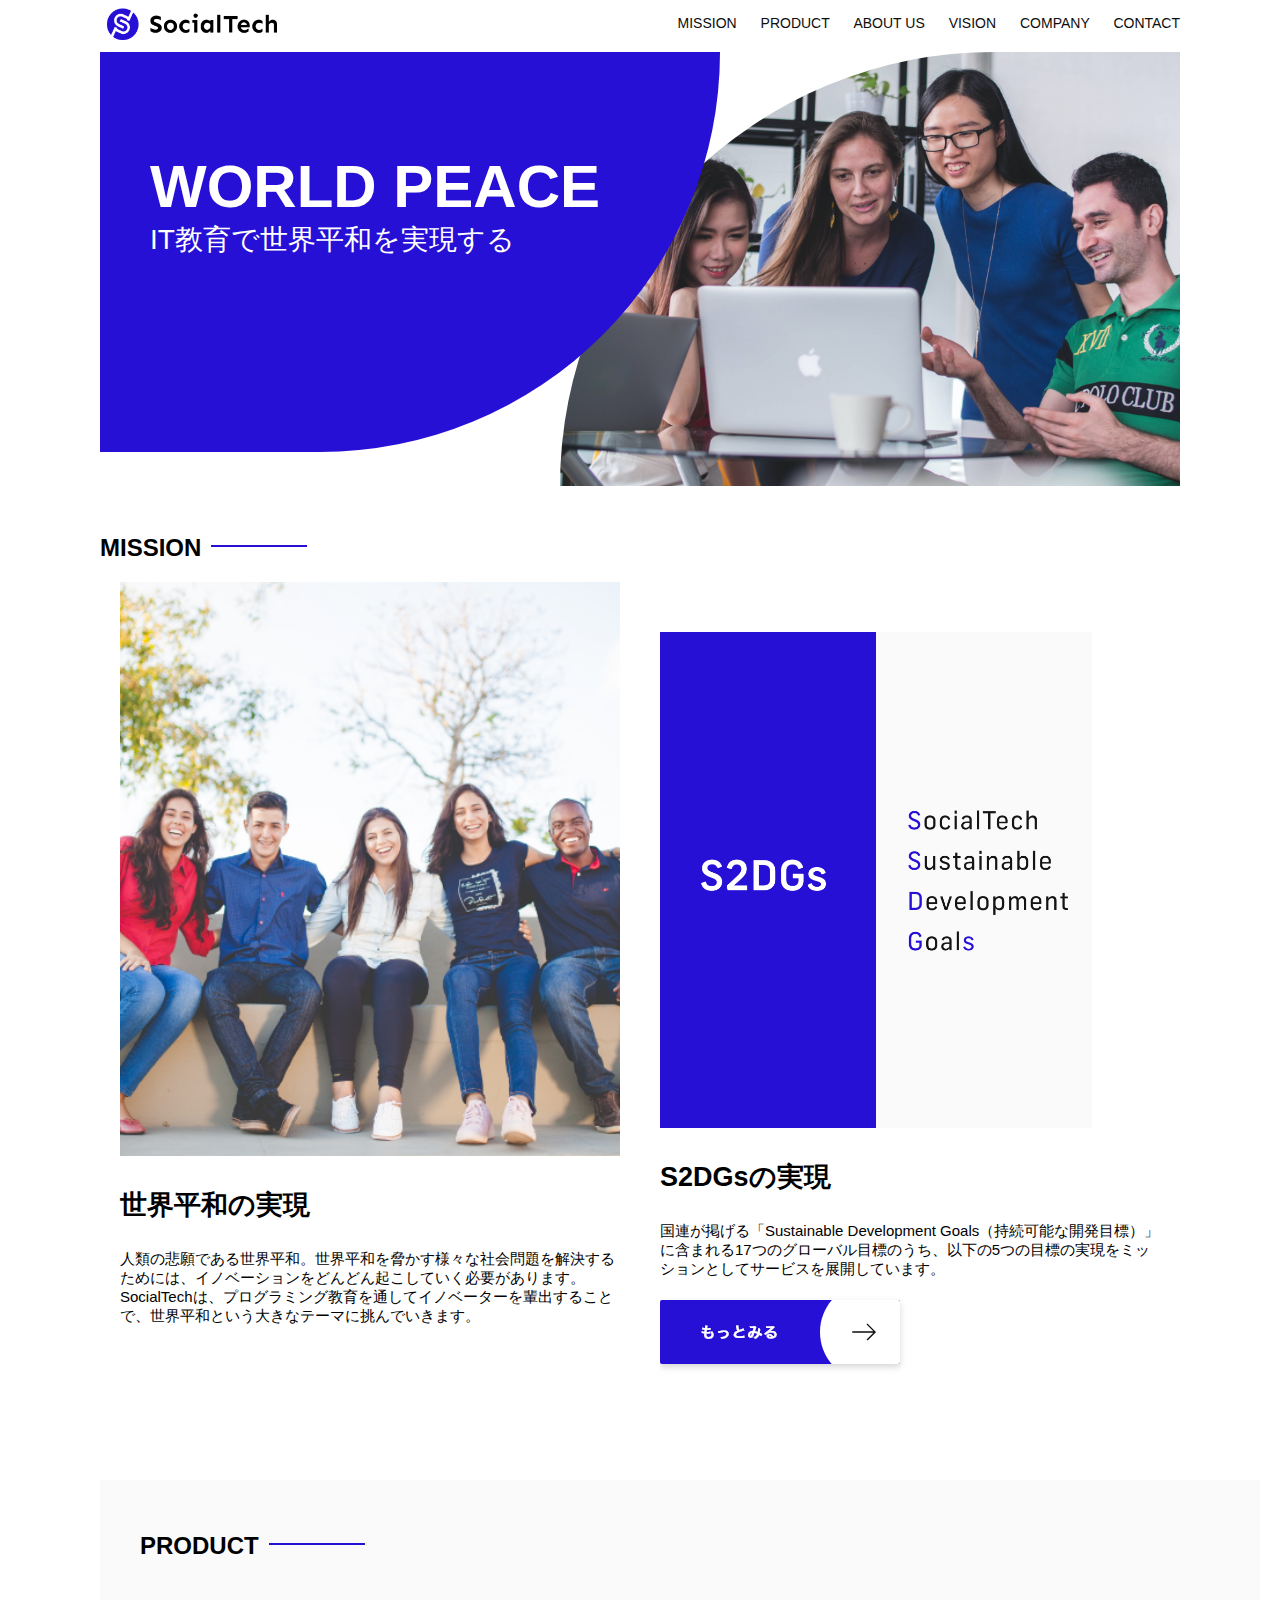
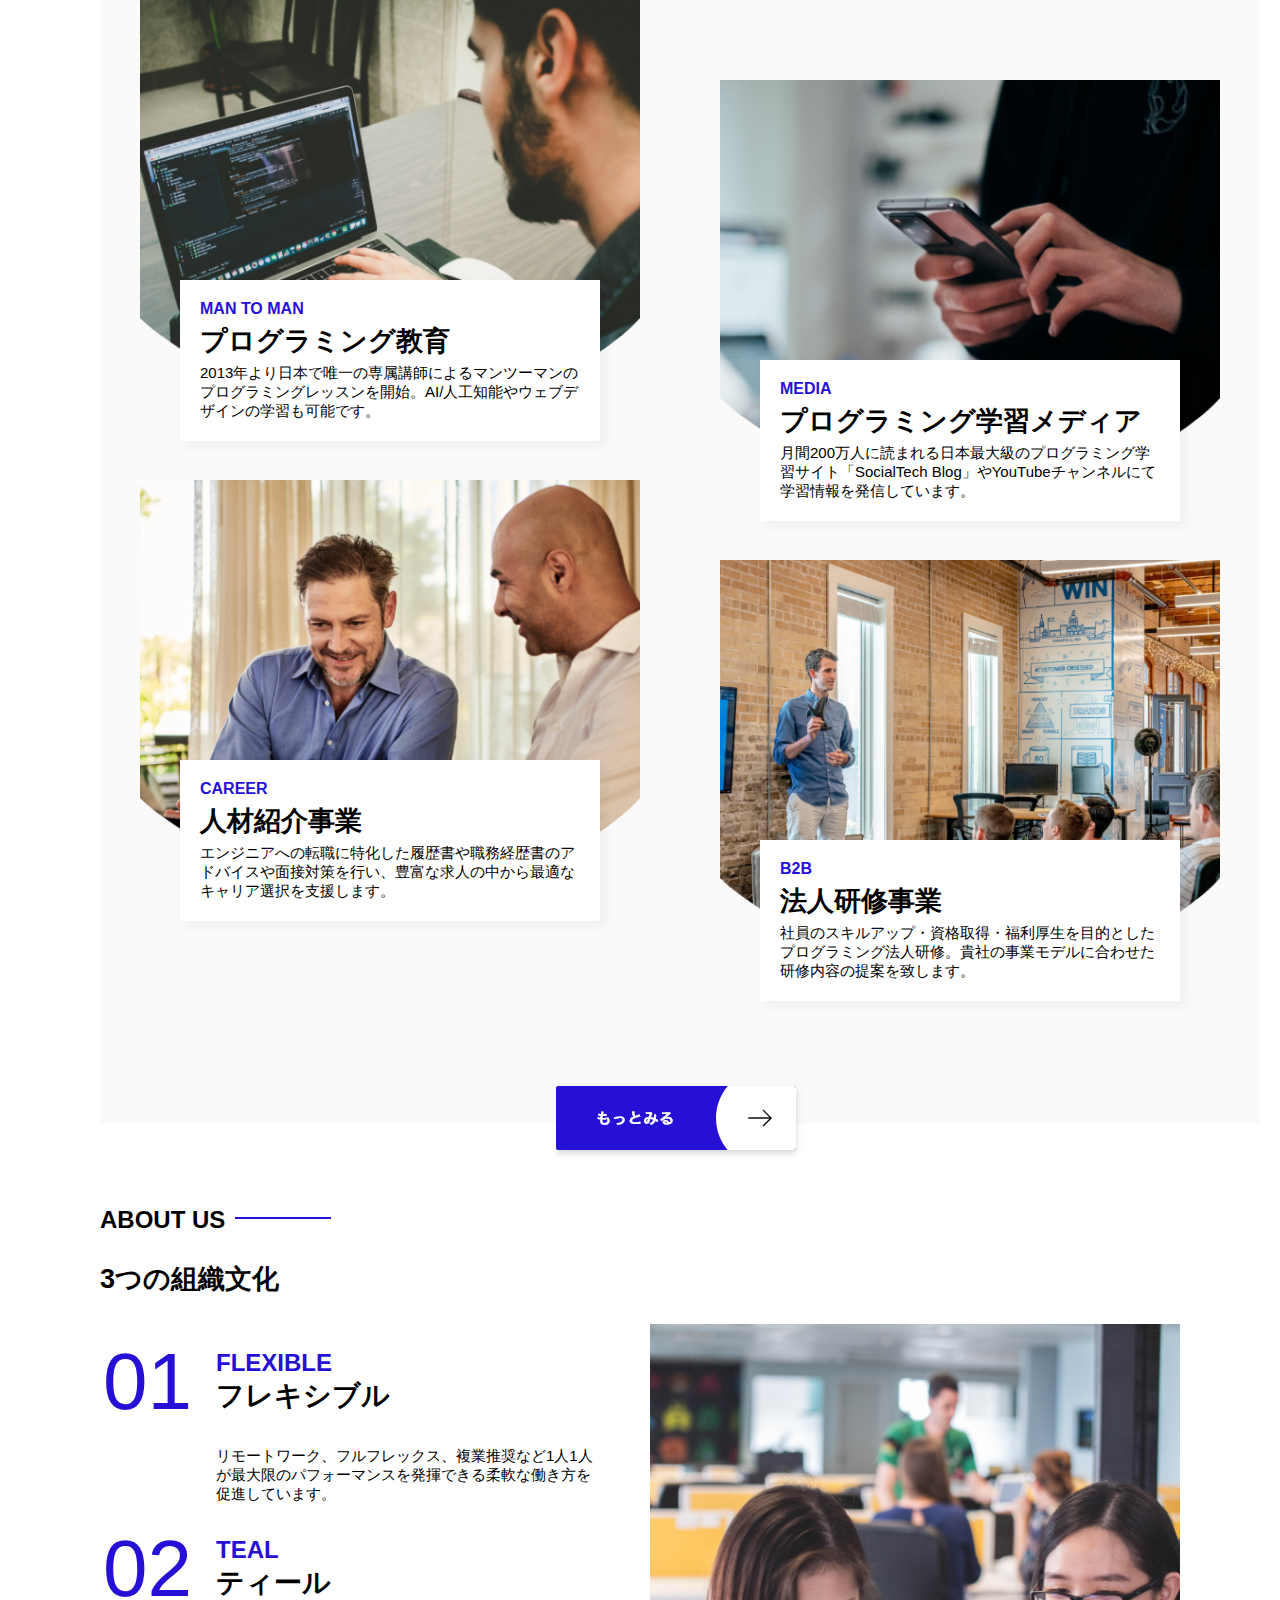
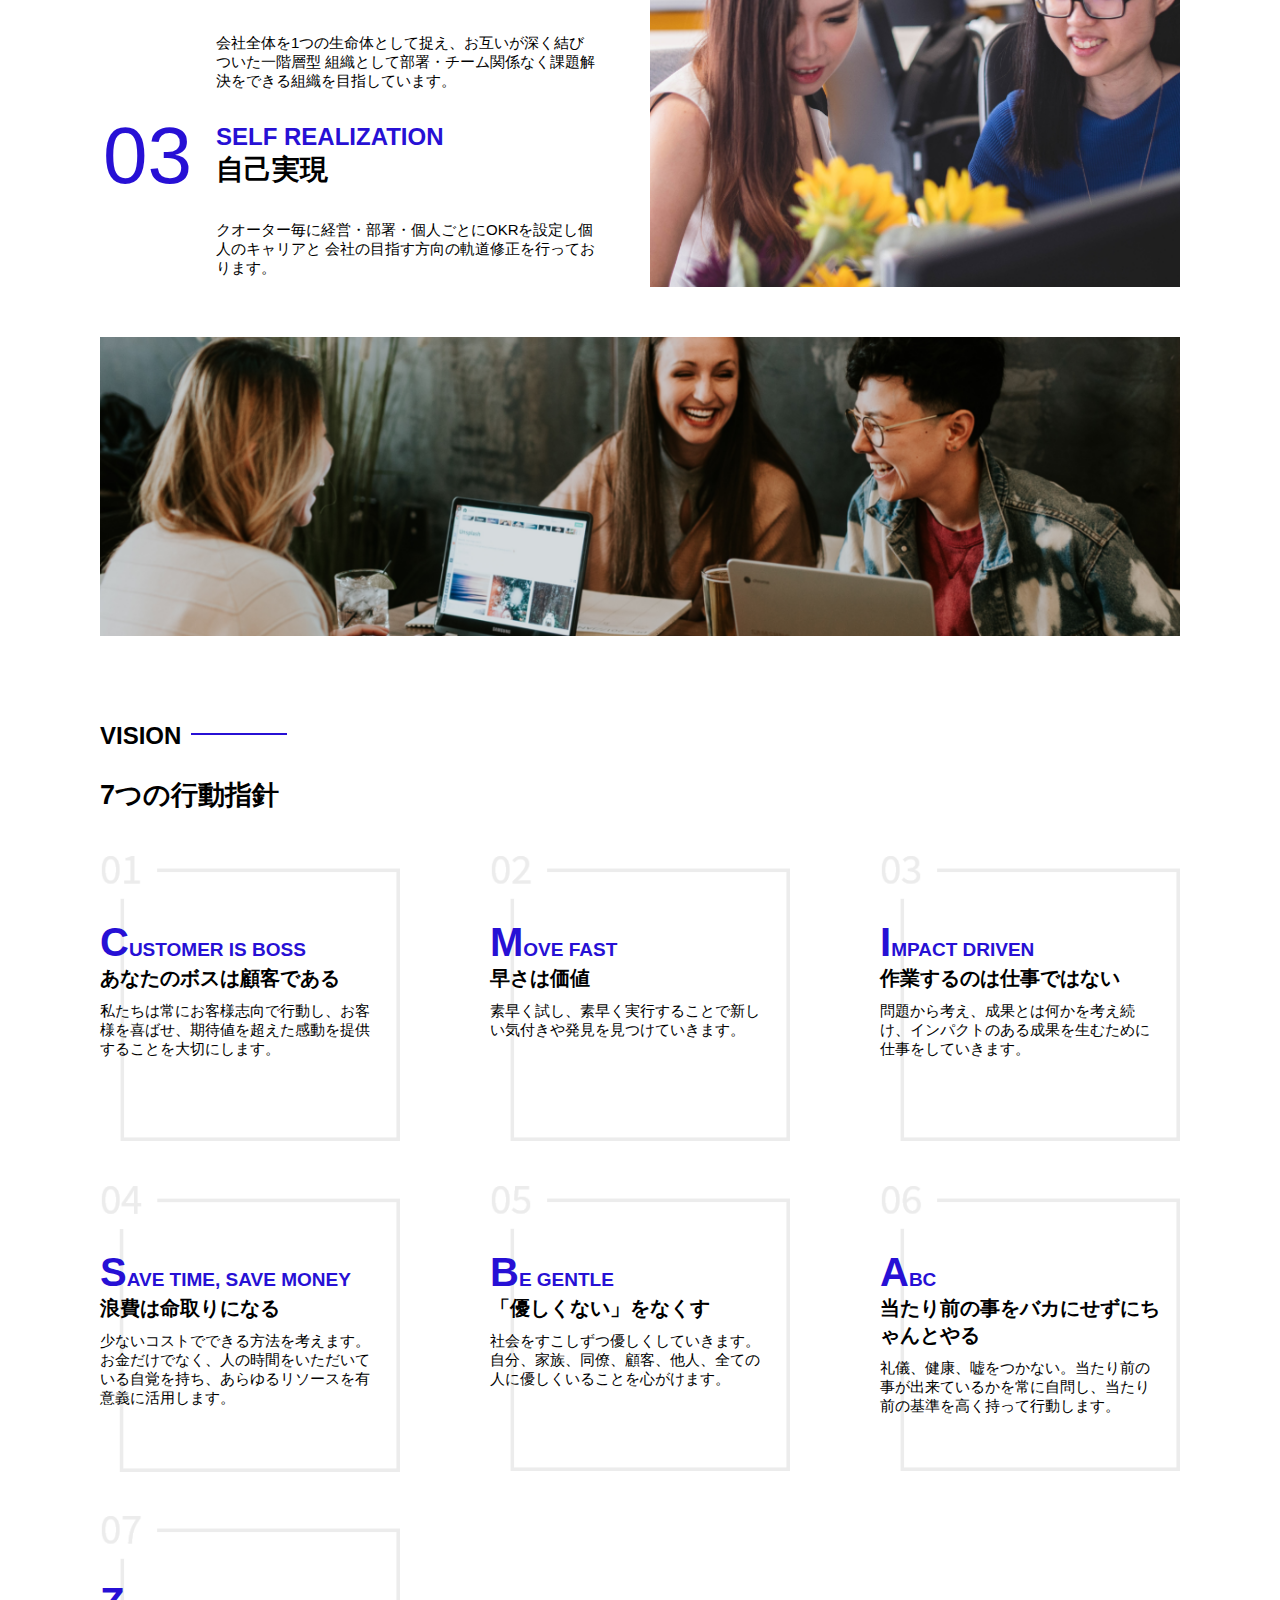
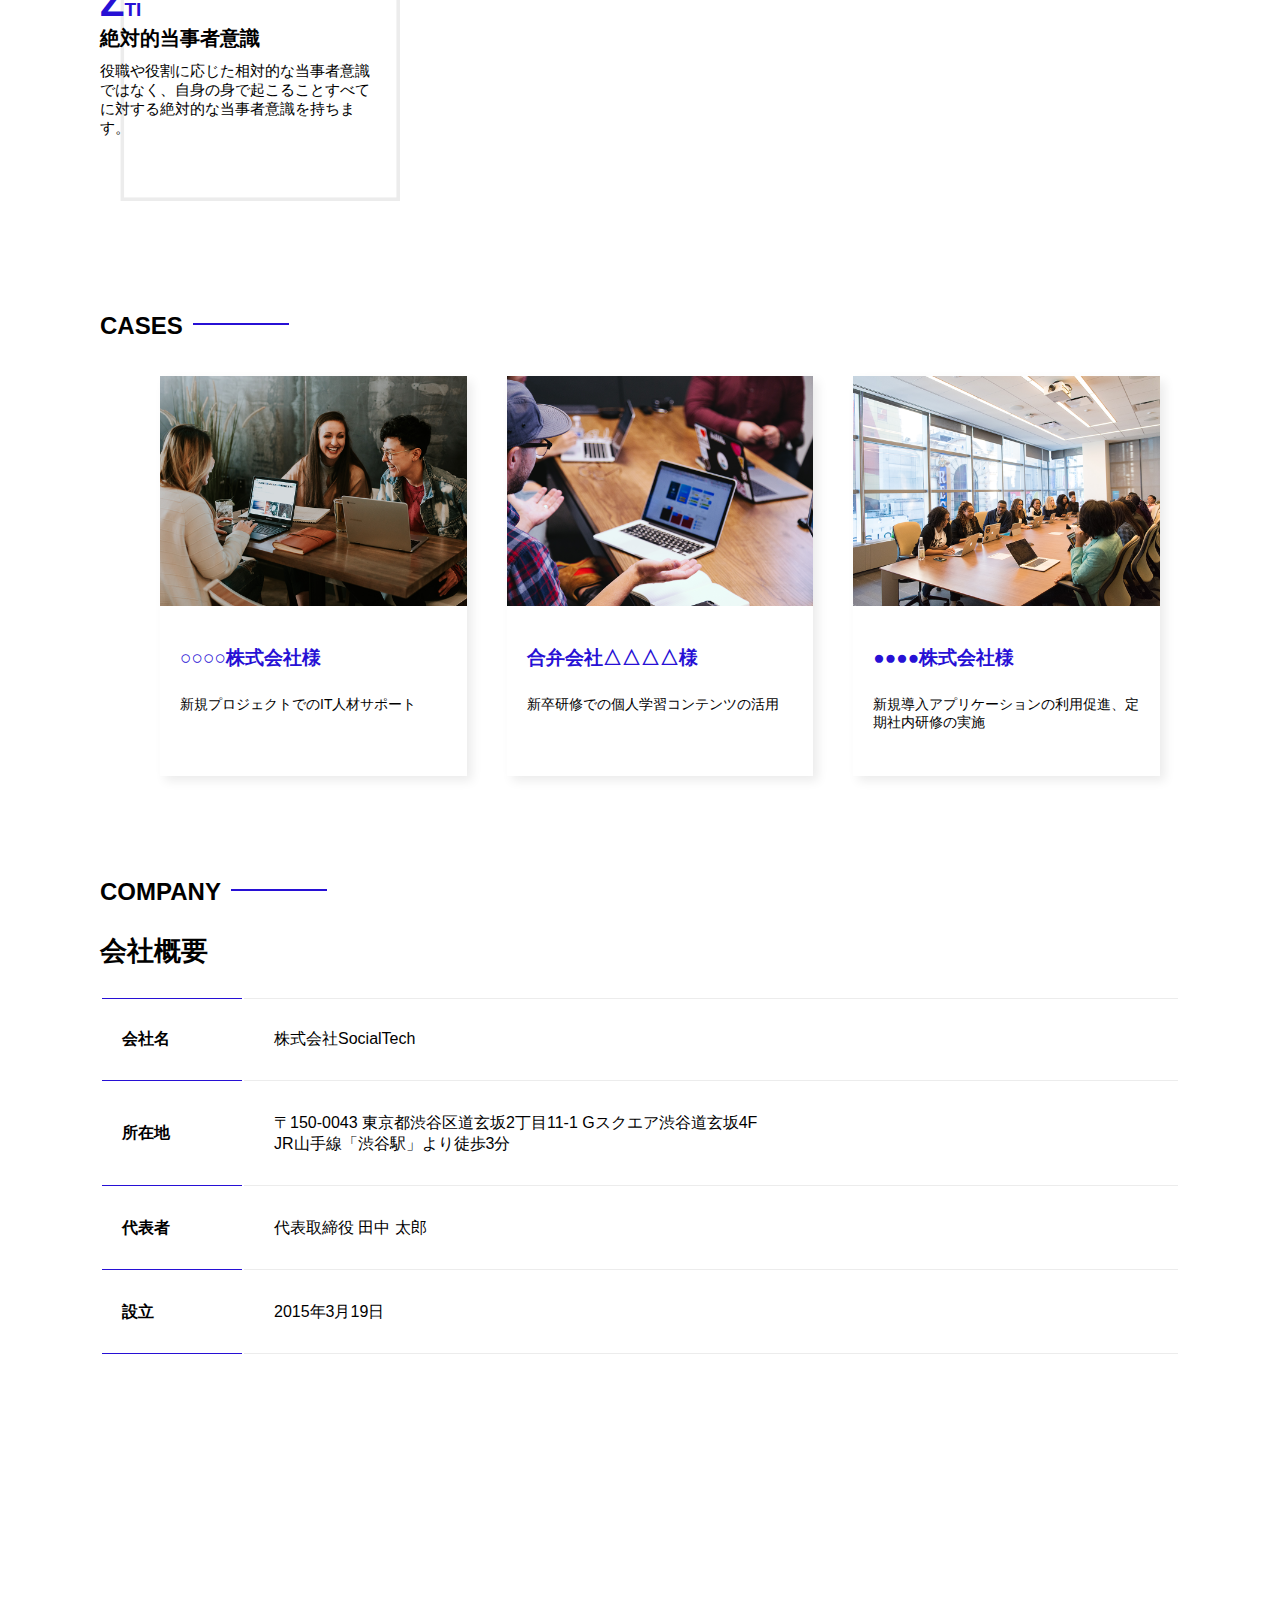
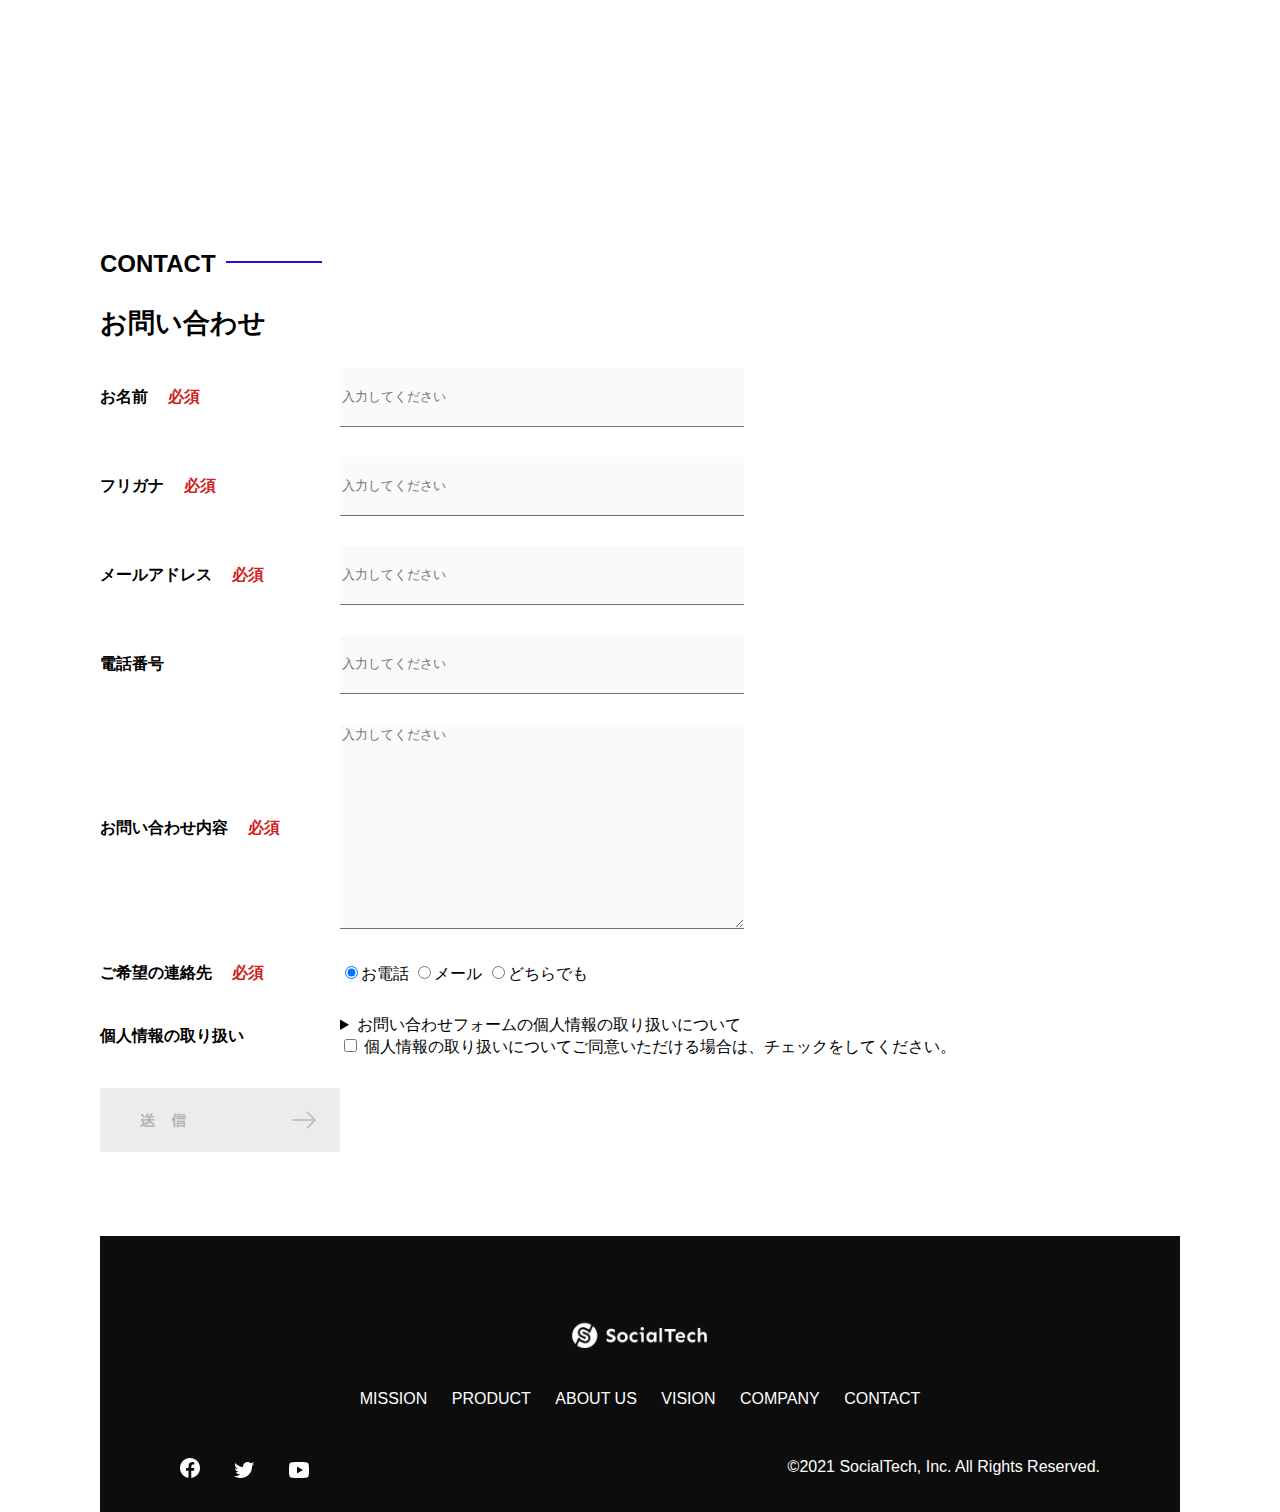
<file: kadai_012/index.html>
<!DOCTYPE html>
<html>
  <head>
    <title>SocialTech</title>
    <meta charset="UTF-8" />
    <meta
      name="description"
      content="SocialTechはEdTech業界のリーディングカンパニーを目指します。"
    />
    <meta name="viewport" content="width=device-width, initial-scale=1.0" />
    <link rel="stylesheet" href="style.css" />
  </head>
  <body>
    <!-- ヘッダー -->
    <header>
      <!-- ロゴ -->
      <a href="index.html" id="logo"
        ><img src="images/logo.png" alt="トップページに戻る"
      /></a>

      <!-- PC用ナビゲーション -->
      <nav id="nav-pc">
        <a href="mission.html">MISSION</a>
        <a href="product.html">PRODUCT</a>
        <a href="index.html#aboutus">ABOUT US</a>
        <a href="index.html#vision">VISION</a>
        <a href="index.html#company">COMPANY</a>
        <a href="index.html#contact">CONTACT</a>
      </nav>
    </header>
    <main>
      <article>
        <!-- メインビジュアル -->
        <section id="main-visual">
          <div id="main-message">
            <h1>WORLD PEACE</h1>
            <p>IT教育で世界平和を実現する</p>
          </div>
          <img
            src="images/index/index-main.png"
            alt="PCの周りに集まる多国籍の仲間たち"
          />
        </section>
        <!--ミッション-->
        <section id="mission">
          <h2 class="index-h2">MISSION</h2>
          <div id="mission-flex">
            <div>
              <img
                id="mission-photo"
                src="images/index/index-mission.png"
                alt="屋外のベンチで写真を撮影する多国籍の仲間たち"
              />
              <h3>世界平和の実現</h3>
              <p>
                人類の悲願である世界平和。世界平和を脅かす様々な社会問題を解決するためには、イノベーションをどんどん起こしていく必要があります。SocialTechは、プログラミング教育を通してイノベーターを輩出することで、世界平和という大きなテーマに挑んでいきます。
              </p>
            </div>
            <div>
              <img id="s2dgs" src="images/index/s2dgs.png" alt="S2DGs" />
              <h3>S2DGsの実現</h3>
              <p>
                国連が掲げる「Sustainable Development
                Goals（持続可能な開発目標）」に含まれる17つのグローバル目標のうち、以下の5つの目標の実現をミッションとしてサービスを展開しています。
              </p>
              <a href="mission.html">
                <img src="images/button-more.png" alt="もっとみる" />
              </a>
            </div>
          </div>
        </section>
        <!-- プロダクト -->
        <section id="product">
          <h2 class="index-h2">PRODUCT</h2>
          <div>
            <div id="product-left">
              <div>
                <img
                  class="product-photo"
                  src="images/index/index-mantoman.png"
                  alt="PCでコードを書く男性"
                />
                <div class="product-explain">
                  <span>MAN TO MAN</span>
                  <h3>プログラミング教育</h3>
                  <p>
                    2013年より日本で唯一の専属講師によるマンツーマンのプログラミングレッスンを開始。AI/人工知能やウェブデザインの学習も可能です。
                  </p>
                </div>
              </div>
              <div>
                <img
                  class="product-photo"
                  src="images/index/index-career.png"
                  alt="笑顔で話し合う2人の男性"
                />
                <div class="product-explain">
                  <span>CAREER</span>
                  <h3>人材紹介事業</h3>
                  <p>
                    エンジニアへの転職に特化した履歴書や職務経歴書のアドバイスや面接対策を行い、豊富な求人の中から最適なキャリア選択を支援します。
                  </p>
                </div>
              </div>
            </div>
            <div id="product-right">
              <div>
                <img
                  class="product-photo"
                  src="images/index/index-media.png"
                  alt="スマートフォンを操作する人"
                />
                <div class="product-explain">
                  <span>MEDIA</span>
                  <h3>プログラミング学習メディア</h3>
                  <p>
                    月間200万人に読まれる日本最大級のプログラミング学習サイト「SocialTech
                    Blog」やYouTubeチャンネルにて学習情報を発信しています。
                  </p>
                </div>
              </div>
              <div>
                <img
                  class="product-photo"
                  src="images/index/index-b2b.png"
                  alt="講演中の男性とそれを聴く人々"
                />
                <div class="product-explain">
                  <span>B2B</span>
                  <h3>法人研修事業</h3>
                  <p>
                    社員のスキルアップ・資格取得・福利厚生を目的としたプログラミング法人研修。貴社の事業モデルに合わせた研修内容の提案を致します。
                  </p>
                </div>
              </div>
            </div>
          </div>
          <div>
            <a id="product-more" href="product.html">
              <img src="images/button-more.png" alt="もっとみる" />
            </a>
          </div>
        </section>
        <!---ABOUT US-->
        <section id="aboutus">
          <h2 class="index-h2">ABOUT US</h2>
          <h3>3つの組織文化</h3>
          <div>
            <table class="culture-table">
              <tr>
                <td>
                  <span class="culture-num">01</span>
                </td>
                <td>
                  <span class="culture-en">FLEXIBLE</span>
                  <span class="culture-jp">フレキシブル</span>
                </td>
              </tr>
              <tr>
                <td>
                  <!--空のセル-->
                </td>
                <td>
                  <p class="culture-description">
                    リモートワーク、フルフレックス、複業推奨など1人1人が最大限のパフォーマンスを発揮できる柔軟な働き方を促進しています。
                  </p>
                </td>
              </tr>
              <tr>
                <td>
                  <span class="culture-num">02</span>
                </td>
                <td>
                  <span class="culture-en">TEAL</span>
                  <span class="culture-jp">ティール</span>
                </td>
              </tr>
              <tr>
                <td>
                  <!--空のセル-->
                </td>
                <td>
                  <p class="culture-description">
                    会社全体を1つの生命体として捉え、お互いが深く結びついた一階層型
                    組織として部署・チーム関係なく課題解決をできる組織を目指しています。
                  </p>
                </td>
              </tr>
              <tr>
                <td>
                  <span class="culture-num">03</span>
                </td>
                <td>
                  <span class="culture-en">SELF REALIZATION</span>
                  <span class="culture-jp">自己実現</span>
                </td>
              </tr>
              <tr>
                <td>
                  <!--空のセル-->
                </td>
                <td>
                  <p class="culture-description">
                    クオーター毎に経営・部署・個人ごとにOKRを設定し個人のキャリアと
                    会社の目指す方向の軌道修正を行っております。
                  </p>
                </td>
              </tr>
            </table>
            <img
              class="culture-img"
              src="images/index/index-aboutus1.png"
              alt="笑顔で話し合う2人の女性"
            />
          </div>
          <img
            class="culture-img2"
            src="images/index/index-aboutus2.png"
            alt="笑顔で話し合う3人の男女"
          />
        </section>
        <!-- VISION -->
        <section id="vision">
          <h2 class="index-h2">VISION</h2>
          <h3>7つの行動指針</h3>
          <div>
            <div class="vision-box">
              <img src="images/index/vision-01.png" alt="01" />
              <span>
                <h4>CUSTOMER IS BOSS</h4>
                <h5>あなたのボスは顧客である</h5>
                <p>
                  私たちは常にお客様志向で行動し、お客様を喜ばせ、期待値を超えた感動を提供することを大切にします。
                </p>
              </span>
            </div>
            <div class="vision-box">
              <img src="images/index/vision-02.png" alt="02" />
              <span>
                <h4>MOVE FAST</h4>
                <h5>早さは価値</h5>
                <p>
                  素早く試し、素早く実行することで新しい気付きや発見を見つけていきます。
                </p>
              </span>
            </div>
            <div class="vision-box">
              <img src="images/index/vision-03.png" alt="03" />
              <span>
                <h4>IMPACT DRIVEN</h4>
                <h5>作業するのは仕事ではない</h5>
                <p>
                  問題から考え、成果とは何かを考え続け、インパクトのある成果を生むために仕事をしていきます。
                </p>
              </span>
            </div>
            <div class="vision-box">
              <img src="images/index/vision-04.png" alt="04" />
              <span>
                <h4>SAVE TIME, SAVE MONEY</h4>
                <h5>浪費は命取りになる</h5>
                <p>
                  少ないコストでできる方法を考えます。お金だけでなく、人の時間をいただいている自覚を持ち、あらゆるリソースを有意義に活用します。
                </p>
              </span>
            </div>
            <div class="vision-box">
              <img src="images/index/vision-05.png" alt="05" />
              <span>
                <h4>BE GENTLE</h4>
                <h5>「優しくない」をなくす</h5>
                <p>
                  社会をすこしずつ優しくしていきます。自分、家族、同僚、顧客、他人、全ての人に優しくいることを心がけます。
                </p>
              </span>
            </div>
            <div class="vision-box">
              <img src="images/index/vision-06.png" alt="06" />
              <span>
                <h4>ABC</h4>
                <h5>当たり前の事をバカにせずにちゃんとやる</h5>
                <p>
                  礼儀、健康、嘘をつかない。当たり前の事が出来ているかを常に自問し、当たり前の基準を高く持って行動します。
                </p>
              </span>
            </div>
            <div class="vision-box">
              <img src="images/index/vision-07.png" alt="07" />
              <span>
                <h4>ZTI</h4>
                <h5>絶対的当事者意識</h5>
                <p>
                  役職や役割に応じた相対的な当事者意識ではなく、自身の身で起こることすべてに対する絶対的な当事者意識を持ちます。
                </p>
              </span>
            </div>
          </div>
        </section>
        <!-- CASES -->
        <section id="cases">
          <h2 class="index-h2">CASES</h2>
          <ul>
            <li class="case-card">
              <img class="case-img" src="images/index/case-1.png" alt="仲良く語り合う3人">
              <div class="case-info">
                <h4 class="case-name">○○○○株式会社様</h4>
                <p class="case-content">新規プロジェクトでのIT人材サポート</p>
              </div>
            </li>
            <li class="case-card">
              <img class="case-img" src="images/index/case-2.png" alt="PCでコンテンツを見る">
              <div class="case-info">
                <h4 class="case-name">合弁会社△△△△様</h4>
                <p class="case-content">新卒研修での個人学習コンテンツの活用</p>
              </div>
            </li>
            <li class="case-card">
              <img class="case-img" src="images/index/case-3.png" alt="社内研修中の会議室">
              <div class="case-info">
                <h4 class="case-name">●●●●株式会社様</h4>
                <p class="case-content">新規導入アプリケーションの利用促進、定期社内研修の実施</p>
              </div>
            </li>
          </ul>

        </section>

        <!-- COMPANY -->
        <section id="company">
          <h2 class="index-h2">COMPANY</h2>
          <h3>会社概要</h3>
          <table id="company-table">
            <tr>
              <th class="tableheader-first">会社名</th>
              <td class="cell-first">株式会社SocialTech</td>
            </tr>
            <tr>
              <th class="tableheader">所在地</th>
              <td class="cell">
                〒150-0043 東京都渋谷区道玄坂2丁目11-1 Gスクエア渋谷道玄坂4F<br />JR山手線「渋谷駅」より徒歩3分
              </td>
            </tr>
            <tr>
              <th class="tableheader">代表者</th>
              <td class="cell">代表取締役 田中 太郎</td>
            </tr>
            <tr>
              <th class="tableheader">設立</th>
              <td class="cell">2015年3月19日</td>
            </tr>
          </table>
          <iframe
            src="https://www.google.com/maps/embed?pb=!1m18!1m12!1m3!1d3241.7759544892483!2d139.69399665123464!3d35.65789123876098!2m3!1f0!2f0!3f0!3m2!1i1024!2i768!4f13.1!3m3!1m2!1s0x60188caa0042e8d1%3A0xba130bea826a7aa2!2z44CSMTUwLTAwNDMg5p2x5Lqs6YO95riL6LC35Yy66YGT546E5Z2C77yS5LiB55uu77yR77yR4oiS77yR!5e0!3m2!1sja!2sjp!4v1636872991912!5m2!1sja!2sjp"
            style="border: 0"
            allowfullscreen=""
            loading="lazy"
          >
          </iframe>
        </section>
        <!-- お問い合わせフォーム -->
        <section id="contact">
          <h2 class="index-h2">CONTACT</h2>
          <h3>お問い合わせ</h3>
          <form>
            <div>
              <div class="contact-heading">
                <label class="contact-label"
                  >お名前<span class="contact-span">必須</span></label
                >
              </div>
              <div class="contact-form">
                <input
                  type="text"
                  name="name"
                  placeholder="入力してください"
                  class="contact-textbox"
                />
              </div>
            </div>
            <div>
              <div class="contact-heading">
                <label class="contact-label"
                  >フリガナ<span class="contact-span">必須</span></label
                >
              </div>
              <div>
                <input
                  type="text"
                  name="hurigana"
                  placeholder="入力してください"
                  class="contact-textbox"
                />
              </div>
            </div>
            <div>
              <div class="contact-heading">
                <label class="contact-label"
                  >メールアドレス<span class="contact-span">必須</span></label
                >
              </div>
              <div>
                <input
                  type="text"
                  name="email"
                  placeholder="入力してください"
                  class="contact-textbox"
                />
              </div>
            </div>
            <div>
              <div class="contact-heading">
                <label class="contact-label">電話番号</label>
              </div>
              <div>
                <input
                  type="text"
                  name="tel"
                  placeholder="入力してください"
                  class="contact-textbox"
                />
              </div>
            </div>
            <div>
              <div class="contact-heading">
                <label class="contact-label"
                  >お問い合わせ内容<span class="contact-span">必須</span></label
                >
              </div>
              <div>
                <textarea
                  class="contact-textarea"
                  placeholder="入力してください"
                  name="message"
                ></textarea>
              </div>
            </div>
            <div>
              <div class="contact-heading">
                <label class="contact-label"
                  >ご希望の連絡先<span class="contact-span">必須</span></label
                >
              </div>
              <div>
                <input
                  class="radiobutton"
                  type="radio"
                  value="tel"
                  name="contact"
                  checked
                /><label>お電話</label>
                <input
                  class="radiobutton"
                  type="radio"
                  value="mail"
                  name="contact"
                /><label>メール</label>
                <input
                  class="radiobutton"
                  type="radio"
                  value="both"
                  name="contact"
                /><label>どちらでも</label>
              </div>
            </div>
            <div>
              <div class="contact-heading">
                <label class="contact-label">個人情報の取り扱い</label>
              </div>
              <div>
                <details>
                  <summary>
                    お問い合わせフォームの個人情報の取り扱いについて
                  </summary>
                  <div>
                    <span>１．組織の名称又は氏名</span><br />
                    株式会社SocialTech<br /><br />
                    <span
                      >２．個人情報保護管理者（若しくはその代理人）の氏名又は職名、所属及び連絡先
                      鈴木 一郎 コーポレート部</span
                    ><br />
                    メールアドレス：support@socialtech.net<br />
                    TEL：03-xxxx-xxxx<br />
                    <span>３．個人情報の利用目的</span><br />
                    ・本サービス及び本サービスに関連する情報の提供又はそれらに関する連絡のため<br />
                    ・ユーザーの本人確認のため<br />
                    ・当社サービスのご案内のため<br />
                    ・当社の商品等の広告または宣伝（電子メールによるものを含むものとします。）<br /><br />
                    <span>４．個人情報の取り扱い業務の委託</span><br />
                    個人情報の取扱業務の全部または一部を外部に業務委託する場合があります。<br />
                    その際、弊社は、個人情報を適切に保護できる管理体制を敷き実行していることを条件として<br />
                    委託先を厳選したうえで、機密保持契約を委託先と締結し、お客様の個人情報を厳密に管理させます。<br /><br />
                    <span>５．個人情報の開示等の請求</span><br />
                    お客様は、弊社に対してご自身の個人情報の開示等（利用目的の通知、開示、内容の訂正・追加・削除、利用の停止または消去、第三者への提供の停止）に関して、当社問合わせ窓口に申し出ることができます。<br />
                    その際、弊社はお客様ご本人を確認させていただいたうえで、合理的な期間内に対応いたします。<br /><br />
                    なお、個人情報に関する弊社問合わせ先は、次の通りです。<br /><br />
                    株式会社SocialTech　個人情報問合せ窓口<br />
                    〒150-0043　東京都渋谷区道玄坂2丁目11-1 Ｇスクエア渋谷道玄坂
                    4F<br />
                    メールアドレス：support@socialtech.net　TEL：03-xxxx-xxxx<br /><br />
                    <span>６．個人情報を提供されることの任意性について</span
                    ><br /><br />
                    お客様がご自身の個人情報を弊社に提供されるか否かは、お客様のご判断によりますが、もしご提供されない場合には、適切なサービスが提供できない場合がありますので予めご了承ください。
                  </div>
                </details>
                <input type="checkbox" name="agree" />
                <span
                  >個人情報の取り扱いについてご同意いただける場合は、チェックをしてください。</span
                >
              </div>
            </div>
            <input
              type="image"
              value="Submit"
              src="images/button-submit.png"
              alt="送信する"
            />
          </form>
        </section>
      </article>
      <footer>
        <div id="footer-logo">
          <img src="images/logo-sp.png" alt="SocialTech" />
        </div>
        <div id="footer-link">
          <a href="mission.html">MISSION</a>
          <a href="product.html">PRODUCT</a>
          <a href="index.html#aboutus">ABOUT US</a>
          <a href="index.html#vision">VISION</a>
          <a href="index.html#company">COMPANY</a>
          <a href="index.html#contact">CONTACT</a>
        </div>
        <div id="sns-footer">
          <a href="https://www.facebook.com/sejuku2013"
            ><img src="images/button-facebook.png" alt="Facebookのリンク"
          /></a>
          <a href="https://twitter.com/samuraijuku"
            ><img src="images/button-twitter.png" alt="Twitterのリンク"
          /></a>
          <a href="https://www.youtube.com/channel/UCCFOQO5aDK0xXam4cUQXT8g"
            ><img src="images/button-youtube.png" alt="YouTubeのリンク"
          /></a>
          <span id="copyright"
            >&copy;2021 SocialTech, Inc. All Rights Reserved.
          </span>
        </div>
      </footer>
    </main>
  </body>
</html>
</file>
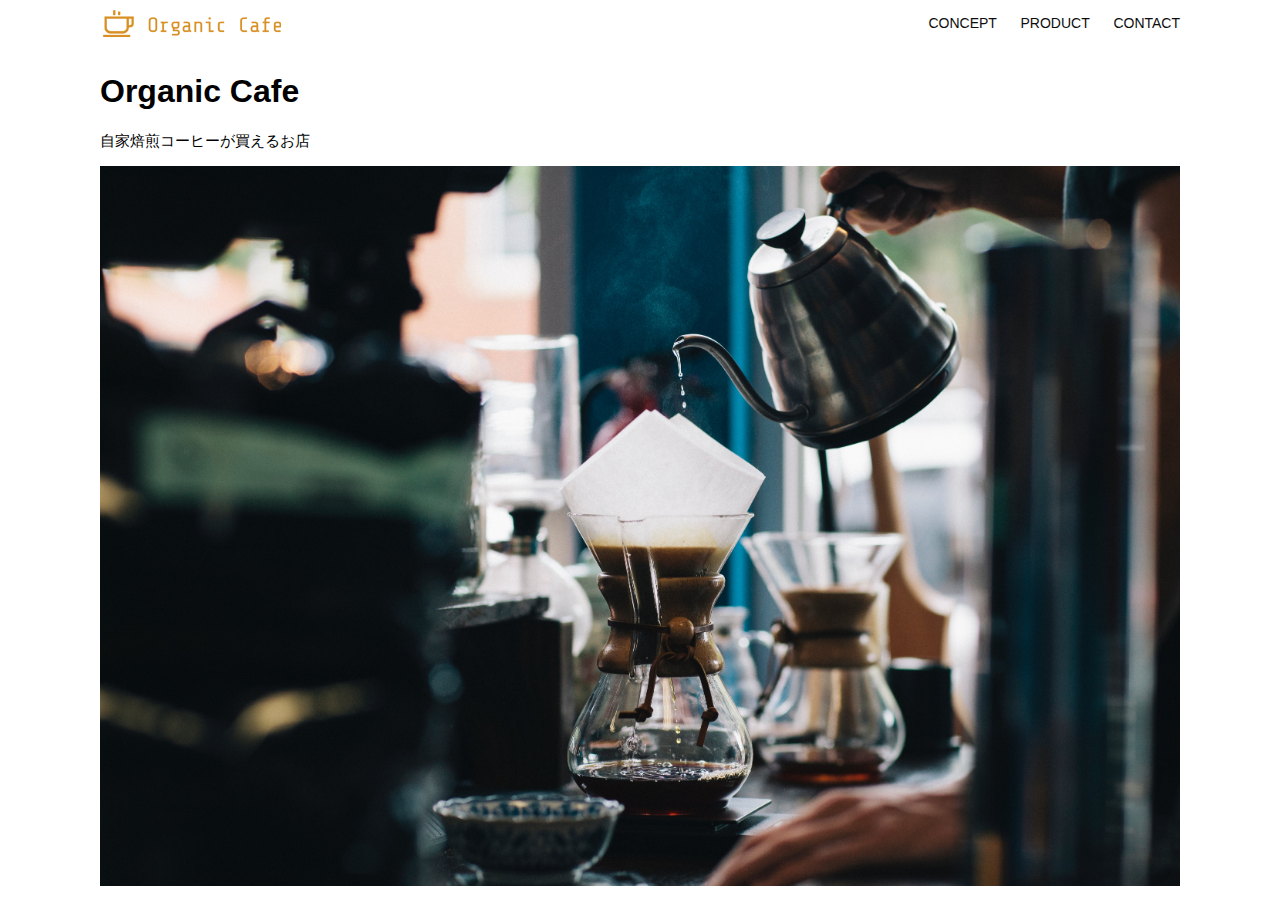
<file: kadai_013/index.html>
<!DOCTYPE html>
<html>
  <head>
    <title>Organic Cafe</title>
    <meta charset="UTF-8" />
    <meta
      name="description"
      content="自家焙煎のコーヒーがお家で楽しめるOrganic Cafe"
    />
    <meta name="viewport" content="width=device-width, initial-scale=1.0" />
    <link rel="stylesheet" href="style.css" />
  </head>
  <body>
    <!-- ヘッダー -->
    <header>
      <!-- ロゴ -->
      <a href="index.html" id="logo"
        ><img src="images/logo.png" alt="トップページに戻る"
      /></a>

      <!-- PC用ナビゲーション -->
      <nav id="nav-pc">
        <a href="index.html#concept">CONCEPT</a>
        <a href="index.html#product">PRODUCT</a>
        <a href="index.html#contact">CONTACT</a>
      </nav>

      <!-- スマホ用メニューボタン(ハンバーガーメニュー) -->
      <img id="menu-sp" src="images/button-menu.png" alt="ナビゲーションを開く" onclick="document.getElementById('nav-sp').style.display='block'">

        <!-- スマホ用ナビゲーション -->
        <nav id="nav-sp">
          <img id="close" src="images/button-close.png" alt="ナビゲーションを閉じる" onclick="document.getElementById('nav-sp').style.display = 'none'">

          <a id="logo-sp" href="index.html#logo" onclick="document.getElementById('nav-sp').style.display='none'"><img src="images/logo-sp.png" alt="トップページに戻る"></a>

          <a class="menu" href="index.html#concept" onclick="document.getElementById('nav-sp').style.display='none'">CONCEPT</a>
          <a class="menu" href="index.html#product" onclick="document.getElementById('nav-sp').style.display='none'">PRODUCT</a>
          <a class="menu" href="index.html#contact" onclick="document.getElementById('nav-sp').style.display='none'">CONTACT</a>
        </nav>
    </header>
    <main>
      <article>
        <!-- メインビジュアル -->
        <section id="main-visual">
          <div id="main-message">
            <h1>Organic Cafe</h1>
            <p>自家焙煎コーヒーが買えるお店</p>
          </div>
          <img
            src="images/main-image.jpg" alt="コーヒーをハンドドリップで淹れる画像"/>
        </section>
      </article>
    </main>
  </body>
</html>
</file>
<file: kadai_012/style.css>
/* PC、スマホ共通スタイル */
body {
  font-family: "Source Sans Pro", "Hiragino Kaku Gothic ProN", Meiryo, Arial,
    sans-serif;
}

p {
  font-size: 15px;
}

/*================
PC用のスタイル 
=================*/
/* 横幅設定 */
body {
  max-width: 1080px;
  min-width: 960px;
  margin: 0 auto 0 auto;
}

/* ヘッダー */
header {
  display: flex;
  justify-content: space-between;
}

/* ナビゲーションのレイアウト */
#nav-pc {
  text-align: right;
  font-size: 14px;
  padding-top: 15px;
}

/* ナビゲーションのリンクの装飾設定 */
#nav-pc>a {
  text-decoration: none;
  margin-left: 20px;
}

#nav-pc>a:link {
  color: #0d0d0d;
}

#nav-pc>a:visited {
  color: #0d0d0d;
}

#nav-pc>a:hover {
  color: #0d0d0d;
  text-decoration: underline;
}

#nav-pc>a:active {
  color: #0d0d0d;
}

/* メインビジュアル*/
#main-visual {
  position: relative;
  height: 400px;
}

#main-message {
  position: absolute;
  top: 0;
  left: 0;
  background-color: #2710d5;
  color: #ffffff;
  border-radius: 0 0 476px 0;
  max-width: 620px;
  height: 100%;
  width: 100%;
  z-index: 11;
}

#main-message>h1 {
  font-size: 60px;
  font-weight: bold;
  margin: 100px 0 0 50px;
}

#main-message>p {
  font-size: 28px;
  margin: 0 0 0 50px;
}

#main-visual>img {
  max-width: 620px;
  border-radius: 476px 0 0 0;
  position: absolute;
  top: 0;
  right: 0;
  z-index: 10;
}

/* 見出し */
h2 {
  margin: 40px 0 0 0;
}

h2::after {
  content: url("images/line.png");
  margin-left: 10px;
}

h3 {
  font-size: 27px;
}

/* ミッション */
#mission {
  margin: 80px auto 80px auto;
  width: 100%;
}

#mission-flex {
  width: 100%;
  display: flex;
}

#mission-flex>div {
  width: 50%;
  margin: 20px;
}

#mission-photo {
  width: 100%;
}

#s2dgs {
  margin-top: 50px;
}

/* プロダクト */
#product {
  background-color: #fafafa;
  width: 100%;
  margin: 80px 0 80px 0;
  padding: 10px 40px 0px 40px;
}

/* 外枠 */
#product>div {
  margin-top: 40px;
  display: flex;
}

/* 左のカラム */
#product-left {
  width: 50%;
  margin-right: 20px;
}

/* 右のカラム */
#product-right {
  width: 50%;
  margin-left: 20px;
  margin-top: 80px;
}

/* 画像＋説明の枠 */
#product-left>div {
  position: relative;
  height: 480px;
  margin-right: 20px;
}

#product-right>div {
  position: relative;
  height: 480px;
  margin-left: 20px;
}

/* 画像 */
.product-photo {
  width: 100%;
}

/* 説明文の枠 */
.product-explain {
  background-color: #ffffff;
  position: absolute;
  left: 0;
  top: 280px;
  margin: 0 40px 0 40px;
  padding: 20px;
  box-shadow: 5px 5px 10px rgba(0, 0, 0, 0.05);
}

/* 説明文の英語 */
.product-explain>span {
  color: #2710d5;
  font-weight: bold;
  font-size: 16px;
  margin: 0;
}

/* 説明文の見出し */
.product-explain>h3 {
  margin: 5px 0 5px 0;
}

/* 説明文 */
.product-explain>p {
  margin: 0;
}

/* 「もっとみる」ボタン */
#product-more {
  margin: 0 auto -42px auto;
}

/* ABOUT US */
#aboutus {
  margin: 80px auto 80px auto;
}

/* 3つの組織文化と画像を入れる枠 */
#aboutus>div {
  display: flex;
}

/* 画像 */
.culture-img {
  width: 100%;
  align-self: flex-start;
}

.culture-img2 {
  margin-top: 50px;
  width: 100%;
}

/* 3つの組織文化の表 */
.culture-table {
  max-width: 500px;
  margin-right: 50px;
}

/* 番号 */
.culture-num {
  font-size: 80px;
  color: #2710d5;
  margin: 0 20px 0 0;
}

/* 組織文化英語 */
.culture-en {
  color: #2710d5;
  font-weight: bold;
  font-size: 24px;
  display: block;
}

/* 組織文化日本語 */
.culture-jp {
  font-size: 28px;
  font-weight: bold;
}

/* 説明文 */
.culture-description {
  margin: 0;
}

/* ビジョン */
#vision {
  margin: 80px auto 80px auto;
}

/* セクション内の外枠 */
#vision>div {
  width: 100%;
  display: flex;
  justify-content: space-between;
  flex-wrap: wrap;
}

/* 7つの行動指針の枠 */
.vision-box {
  width: 300px;
  height: 300px;
  margin-bottom: 30px;
  position: relative;
}

.vision-box>img {
  width: 100%;
  height: auto;
  position: absolute;
  top: 0;
  left: 0;
  z-index: 30;
}

.vision-box>span {
  position: absolute;
  top: 0;
  left: 0;
  z-index: 31;
  margin-right: 20px;
}

.vision-box>span>h4 {
  color: #2710d5;
  font-size: 19px;
  margin: 80px 0 0 0;
  Ï
}

.vision-box>span>h4::first-letter {
  font-size: 40px;
}

.vision-box>span>h5 {
  font-size: 20px;
  margin: 0 0 0 0;
}

.vision-box>span>p {
  margin: 10px 0 0 0;
}

/* CASES */
#cases {
  margin: 40px auto 40px auto;
  width: 100%;
}

#cases ul {
  display: flex;
  flex-wrap: nowrap;
}

#cases li {
  list-style: none;
  justify-content: center;
  width: 33%;
  margin: 20px;
}

.case-card {
  background-color: #FFFFFF;
  min-height: 400px;
  box-shadow: 5px 5px 10px rgba(0, 0, 0, 0.08);
}

.case-img {
  width: 100%;
}

.case-info {
  padding: 10px 20px;
}

.case-name {
  color: #2710d5;
  font-size: 19px;
}

.case-content {
  font-size: 14px;
}

/* 会社概要 */
#company {
  margin: 80px auto 80px auto;
}

#company-table {
  width: 100%;
}

.tableheader {
  text-align: left;
  padding: 20px;
  border-bottom-color: #2710d5;
  border-bottom-width: 1px;
  border-bottom-style: solid;
  width: 100px;
}

.tableheader-first {
  text-align: left;
  padding: 20px;
  border-bottom-color: #2710d5;
  border-bottom-width: 1px;
  border-bottom-style: solid;
  border-top-color: #2710d5;
  border-top-width: 1px;
  border-top-style: solid;
  width: 100px;
}

.cell {
  padding: 30px;
  border-bottom-color: #ececec;
  border-bottom-width: 1px;
  border-bottom-style: solid;
}

.cell-first {
  padding: 30px;
  border-bottom-color: #ececec;
  border-bottom-width: 1px;
  border-bottom-style: solid;
  border-top-color: #ececec;
  border-top-width: 1px;
  border-top-style: solid;
}

#company>iframe {
  width: 100%;
  height: 368px;
  margin-top: 40px;
}

/* お問い合わせ */
#contact {
  margin: 80px auto 80px auto;
}

/* 外枠 */
#contact>form>div {
  display: flex;
  flex-direction: row;
  flex-wrap: wrap;
  padding-bottom: 30px;
}

/* 左列の見出し */
.contact-heading {
  width: 240px;
  align-self: center;
}

/* 見出しのラベル */
.contact-label {
  font-weight: bold;
}

/* 必須 */
.contact-span {
  color: #ce2222;
  margin: 0 0 0 20px;
  font-weight: bold;
}

/* テキストボックス */
.contact-textbox {
  border-top: 0;
  border-left: 0;
  border-right: 0;
  border-bottom-width: 1px;
  border-bottom-color: #707070;
  border-bottom-style: solid;
  background-color: #fafafa;
  width: 400px;
  height: 56px;
}

/* お問い合わせ内容のテキストエリア */
.contact-textarea {
  border-top: 0;
  border-left: 0;
  border-right: 0;
  border-bottom-width: 1px;
  border-bottom-color: #707070;
  border-bottom-style: solid;
  background-color: #fafafa;
  width: 400px;
  height: 200px;
}

/* 個人情報の取り扱い */
details {
  width: 700px;
}

details>div {
  background-color: #fafafa;
  padding: 20px;
}

details>div>span {
  font-weight: bold;
}

/* フッター */
footer {
  background-color: #0d0d0d;
  text-align: center;
  padding: 80px 80px 30px 80px;
}

#footer-logo {
  margin-bottom: 30px;
}

#footer-link {
  margin-bottom: 50px;
}
#footer-link > a {
  text-decoration: none;
  margin: 10px;
}
#footer-link > a:link {
  color: #ffffff;
}
#footer-link > a:visited {
  color: #ffffff;
}
#footer-link > a:hover {
  color: #ffffff;
  text-decoration: underline;
}
#footer-link > a:active {
  color: #ffffff;
}

#sns-footer {
  text-align: left;
  width: 100%;
}

#sns-footer > a {
  margin-right: 30px;
}

#copyright {
  color: #ffffff;
  float: right;
}
</file>
<file: kadai_013/style.css>
/* PC、スマホ共通スタイル */
body {
  font-family: "Source Sans Pro", "Hiragino Kaku Gothic ProN", Meiryo, Arial,
    sans-serif;
}

p {
  font-size: 15px;
}

#main-visual>img {
  width: 100%;
}

/*================
PC用のスタイル
=================*/
@media screen and (min-width: 768px) {
  /* 横幅設定 */
  body {
    max-width: 1080px;
    min-width: 960px;
    margin: 0 auto 0 auto;
  }

  /* ヘッダー */
  header {
    display: flex;
    justify-content: space-between;
  }

  /* ナビゲーションのレイアウト */
  #nav-pc {
    text-align: right;
    font-size: 14px;
    padding-top: 15px;
  }

  /* ナビゲーションのリンクの装飾設定 */
  #nav-pc>a {
    text-decoration: none;
    margin-left: 20px;
  }

  #nav-pc>a:link {
    color: #0d0d0d;
  }

  #nav-pc>a:visited {
    color: #0d0d0d;
  }

  #nav-pc>a:hover {
    color: #0d0d0d;
    text-decoration: underline;
  }

  #nav-pc>a:active {
    color: #0d0d0d;
  }

  /* ハンバーガーメニューを非表示 */
  #menu-sp {
    display: none;
  }

  /* スマホ用のナビゲーションメニューを非表示   */
  #nav-sp {
    display: none;
  }
}

/* --------------------
 スマホ用スタイル
 -------------------- */
 @media screen and (max-width: 767px) {

  body {
    min-width: 375px;
    margin: 0;
  }

 /* PC用ナビゲーション非表示 */
  #nav-pc {
    display: none;
  }

  /* ハンバーガーメニュー */
  #menu-sp {
    float: right;
    padding: 0;
  }

  /* スマホ用ナビゲーション表示切替 */
  /* 初期状態、レイアウトと非表示設定 */
  #nav-sp {
    background-color: #ce933e;
    position: absolute;
    left: 0;
    top: 0;
    height: 100%;
    width: 100%;
    display: none;
    z-index: 100;
  }

  /* CLOSE ✖️ボタン */
  #close {
    position: absolute;
    top: 20px;
    right: 20px;
  }

  /* ナビゲーションメニュー用ロゴ */
  #logo-sp {
    margin: 80px 0 30px 20px;
  }

  #nav-sp > a {
    display: block;
  }

  #nav-sp > a:link {
    color: #fff;
  }

  #nav-sp > a:visited {
    color: #fff;
  }

  #nav-sp>a:hover {
    color: #fff;
    text-decoration: underline;
  }

  #nav-sp > a:active {
    color: #fff;
  }

  #nav-sp > .menu {
    text-decoration: none;
    display: block;
    margin: 0 20px;
    height: 44px;
    font-size: 16px;
    background-image: url(images/arrow.png);
    background-repeat: no-repeat;
    background-position: right top;
  }
 }
</file>
